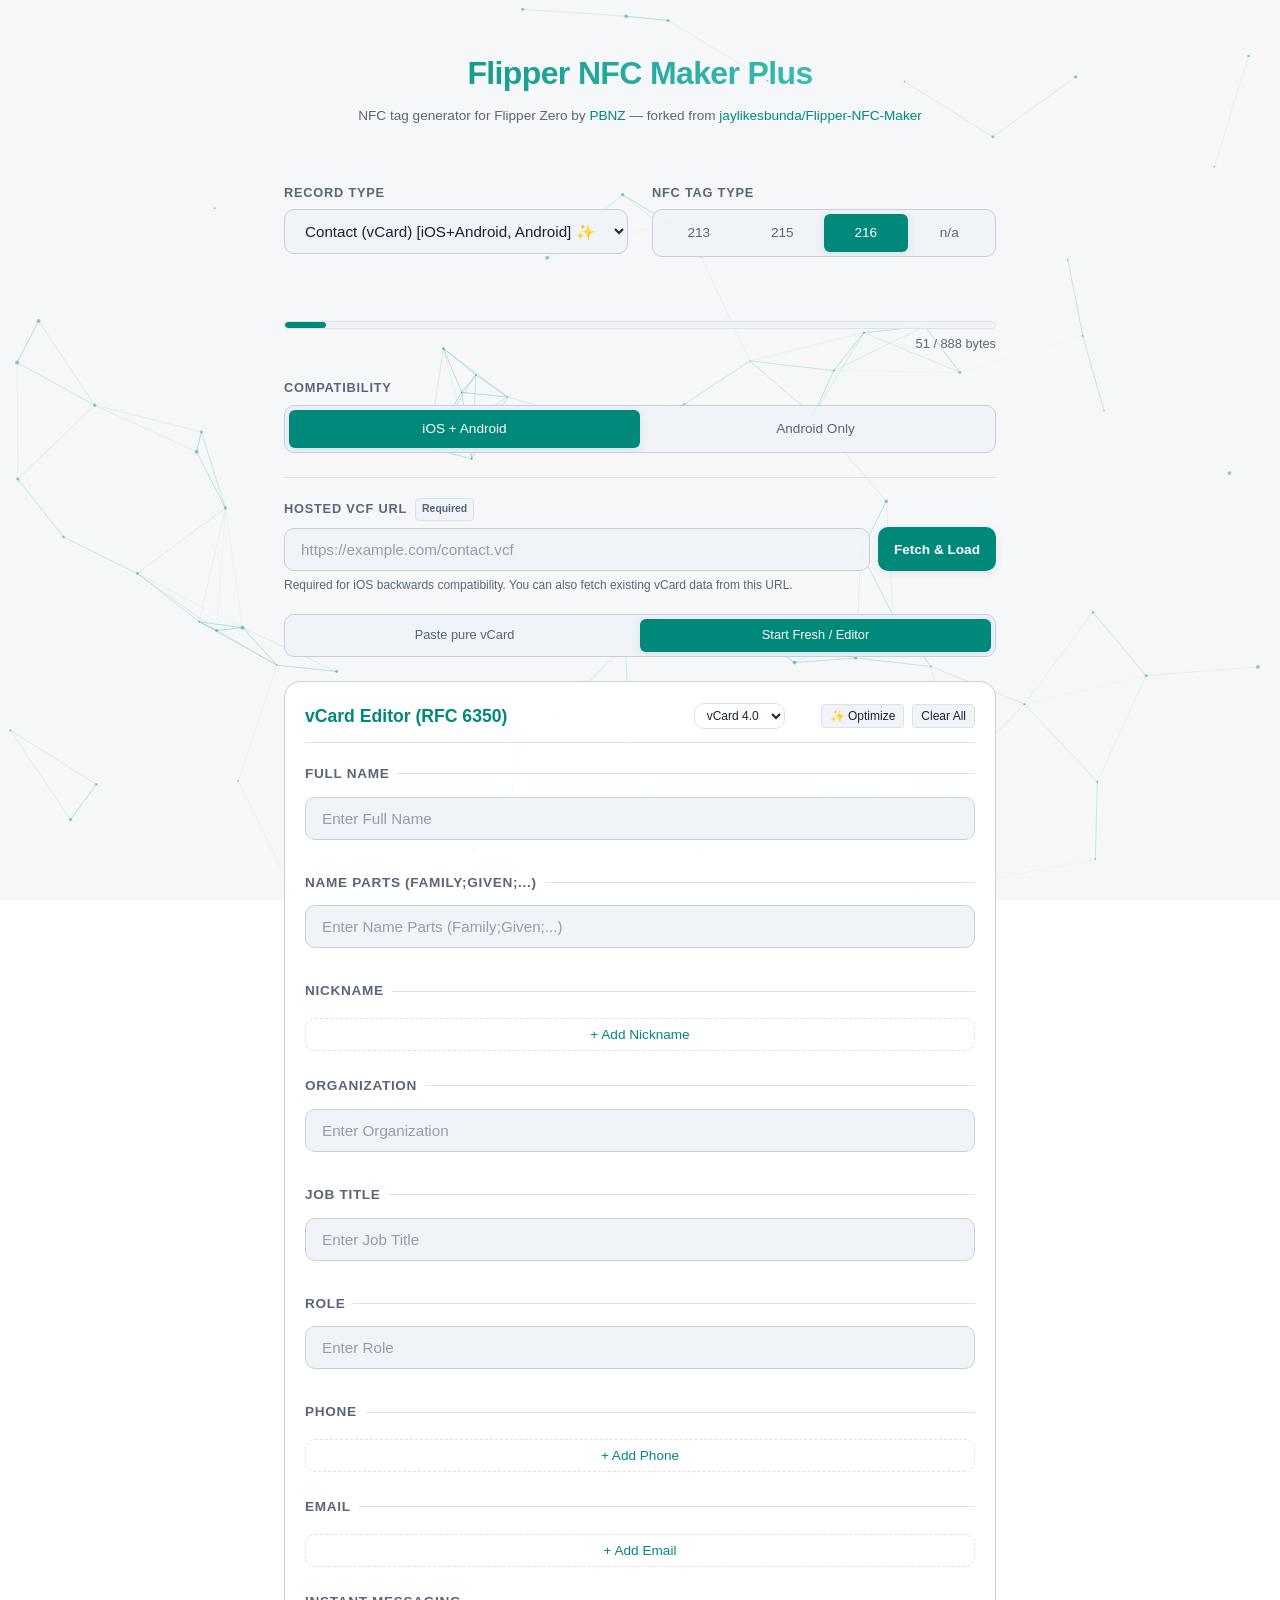
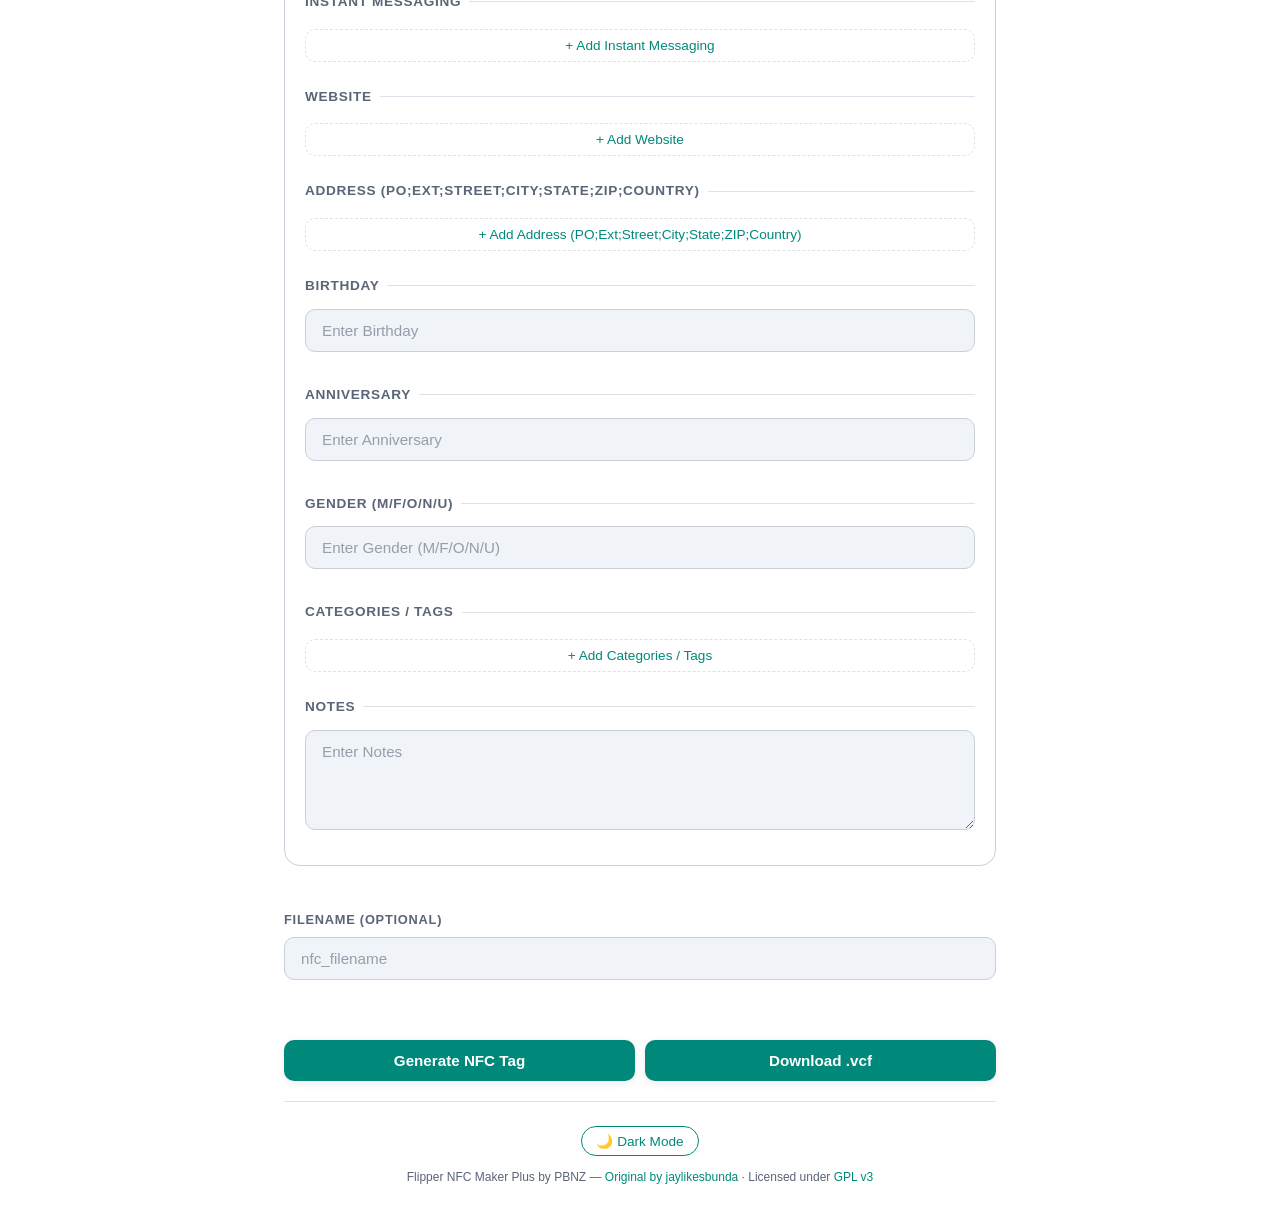
<file: src/index.html>
<!DOCTYPE html>
<!--
  Flipper NFC Maker Plus
  A fork of Flipper-NFC-Maker by jaylikesbunda.

  Original work Copyright (c) jaylikesbunda
  Modifications Copyright (c) PBNZ 2026

  Licensed under the GNU General Public License v3.
  See LICENSE file for details.
-->
<html lang="en">

<head>
    <meta charset="UTF-8">
    <meta name="viewport" content="width=device-width, initial-scale=1.0">
    <title>Flipper NFC Maker Plus — NFC Tag Generator</title>
    <meta name="description"
        content="Generate Flipper Zero .nfc tag files for URLs, contacts, Wi-Fi, business cards, and more. Supports NTAG213, NTAG215, and NTAG216.">
    <link rel="icon" type="image/svg+xml"
        href="data:image/svg+xml,%3Csvg xmlns='http://www.w3.org/2000/svg' viewBox='0 0 64 64'%3E%3Crect width='64' height='64' rx='12' fill='%230a1628'/%3E%3Cpath d='M32 44a12 12 0 1 1 0-24' fill='none' stroke='%2300b8a9' stroke-width='4' stroke-linecap='round'/%3E%3Cpath d='M32 38a6 6 0 1 1 0-12' fill='none' stroke='%2300b8a9' stroke-width='4' stroke-linecap='round'/%3E%3Ccircle cx='32' cy='32' r='2.5' fill='%2300b8a9'/%3E%3C/svg%3E">
    <link rel="stylesheet" href="css/styles.css">
</head>

<body>
    <canvas id="bgCanvas"></canvas>

    <div class="container">
        <!-- ============================================================
             HEADER / BRANDING
             ============================================================ -->
        <header class="app-header">
            <h1 class="app-title">Flipper NFC Maker Plus</h1>
            <p class="app-subtitle">
                NFC tag generator for Flipper Zero by <a href="https://github.com/PBNZ/Flipper-NFC-Maker-Plus"
                    target="_blank" rel="noopener">PBNZ</a> &mdash;
                forked from <a href="https://github.com/jaylikesbunda/Flipper-NFC-Maker" target="_blank"
                    rel="noopener">jaylikesbunda/Flipper-NFC-Maker</a>
            </p>
        </header>

        <!-- ============================================================
             MAIN CONTENT
             ============================================================ -->
        <main>
            <!-- Unified Options Grid: Record Type & Tag Type side-by-side on desktop -->
            <div class="options-grid">
                <!-- Record/Content Type Selection -->
                <div class="input-group">
                    <label for="tagType">Record Type</label>
                    <select id="tagType">
                        <option value="Contact">Contact (vCard) [iOS+Android, Android] ✨</option>
                        <option value="URL">URL [iOS, Android]</option>
                        <option value="Text">Plain Text [Android]</option>
                        <option value="Phone">Phone Number [iOS, Android]</option>
                        <option value="Email">Email [iOS, Android]</option>
                        <option value="WiFi">Wi-Fi Configuration [Android]</option>
                        <option value="Geo">Geo Location [iOS, Android]</option>
                        <option value="SMS">SMS Message [iOS, Android]</option>
                        <option value="LaunchApp">Launch Application [Android]</option>
                        <option value="CustomMIME">Custom MIME Type [Android]</option>
                        <option value="SocialMedia">Social Media Link [iOS, Android]</option>
                        <option value="FaceTime">FaceTime [iOS]</option>
                        <option value="FaceTimeAudio">FaceTime Audio [iOS]</option>
                        <option value="AppleMaps">Apple Maps [iOS]</option>
                        <option value="HomeKit">HomeKit Setup [iOS]</option>
                    </select>
                </div>

                <!-- NFC Tag Type (NTAG chip) Selection -->
                <div class="input-group">
                    <label>NFC Tag Type</label>
                    <div class="segmented-control" id="nfcTagTypeGroup">
                        <input type="radio" name="nfcTagType" id="tag_213" value="NTAG213">
                        <label for="tag_213">213</label>

                        <input type="radio" name="nfcTagType" id="tag_215" value="NTAG215">
                        <label for="tag_215">215</label>

                        <input type="radio" name="nfcTagType" id="tag_216" value="NTAG216" checked>
                        <label for="tag_216">216</label>

                        <input type="radio" name="nfcTagType" id="tag_vcard_edit" value="VCARD_EDIT">
                        <label for="tag_vcard_edit" title="vCard edit only">n/a</label>
                    </div>
                </div>
            </div>

            <!-- Global Capacity Bar -->
            <div class="capacity-section" id="globalCapacitySection" style="display: none;">
                <div class="capacity-bar-container">
                    <div id="globalCapacityBar" class="capacity-bar-fill"></div>
                </div>
                <div class="capacity-footer-text">
                    <span id="capacityWarning" class="capacity-warning"></span>
                    <span id="globalCapacityText" class="capacity-text">0 / 888 bytes</span>
                </div>
            </div>

            <!-- ========================================================
                 DYNAMIC INPUT FIELDS (standard tag types)
                 ======================================================== -->
            <div id="inputFields">
                <!-- FaceTime -->
                <div class="input-group data-field" data-type="FaceTime FaceTimeAudio">
                    <label for="facetimeInput">User Identifier (Email or Phone)</label>
                    <input id="facetimeInput" type="text" placeholder="user@example.com">
                </div>

                <!-- Apple Maps -->
                <div class="input-group data-field" data-type="AppleMaps">
                    <label for="addressInput">Address</label>
                    <input id="addressInput" type="text" placeholder="Apple Park, Cupertino, CA">
                </div>

                <!-- HomeKit -->
                <div class="input-group data-field" data-type="HomeKit">
                    <label for="homeKitCodeInput">HomeKit Code</label>
                    <input id="homeKitCodeInput" type="text" placeholder="12345678">
                </div>

                <!-- URL -->
                <div class="input-group data-field" data-type="URL SocialMedia">
                    <label for="urlInput">URL</label>
                    <input id="urlInput" type="text" placeholder="https://example.com">
                </div>

                <!-- Text -->
                <div class="input-group data-field" data-type="Text">
                    <label for="textInput">Text</label>
                    <textarea id="textInput" placeholder="Enter your text here"></textarea>
                </div>

                <!-- Phone -->
                <div class="input-group data-field" data-type="Phone">
                    <label for="phoneInput">Phone Number</label>
                    <input id="phoneInput" type="text" placeholder="+1234567890">
                </div>

                <!-- Email -->
                <div class="input-group data-field" data-type="Email">
                    <label for="emailInput">Email Address</label>
                    <input id="emailInput" type="email" placeholder="example@example.com">
                </div>

                <!-- Wi-Fi -->
                <div class="input-group data-field" data-type="WiFi">
                    <label for="ssidInput">Wi-Fi SSID</label>
                    <input id="ssidInput" type="text" placeholder="YourNetwork">
                </div>
                <div class="input-group data-field" data-type="WiFi">
                    <label for="passwordInput">Wi-Fi Password</label>
                    <input id="passwordInput" type="text" placeholder="YourPassword">
                </div>
                <div class="input-group data-field" data-type="WiFi">
                    <label for="authTypeSelect">Authentication Type</label>
                    <select id="authTypeSelect">
                        <option value="WPA">WPA/WPA2</option>
                        <option value="WEP">WEP</option>
                        <option value="NONE">None</option>
                    </select>
                </div>

                <!-- Contact (vCard) -->
                <div class="input-group data-field vcard-wizard-container" data-type="Contact">
                    <div class="vcard-compat-selector" id="vcardCompatContainer">
                        <label>Compatibility</label>
                        <div class="segmented-control mode-segment vcard-compat-segment">
                            <input type="radio" name="vcardCompatMode" id="compat_dual" value="dual" checked>
                            <label for="compat_dual">iOS + Android</label>

                            <input type="radio" name="vcardCompatMode" id="compat_single" value="single">
                            <label for="compat_single">Android Only</label>
                        </div>
                    </div>

                    <div id="vcardUrlGroup" class="input-group ios-compat-group">
                        <label for="vcardHostedUrlInput" class="ios-compat-label">Hosted VCF URL <span
                                class="badge required-badge">Required</span></label>
                        <div class="fetch-row">
                            <input id="vcardHostedUrlInput" type="url" placeholder="https://example.com/contact.vcf">
                            <button id="vcardFetchButton" class="btn btn-small"
                                title="Fetch vCard data from this URL into the editor">Fetch &amp; Load</button>
                        </div>
                        <p class="field-hint">Required for iOS backwards compatibility. You can also fetch existing
                            vCard data from this URL.</p>
                    </div>

                    <div class="vcard-wizard-mode-selector">
                        <div class="segmented-control mode-segment">
                            <input type="radio" name="vcardInputMode" id="mode_paste" value="paste">
                            <label for="mode_paste">Paste pure vCard</label>

                            <input type="radio" name="vcardInputMode" id="mode_scratch" value="scratch" checked>
                            <label for="mode_scratch">Start Fresh / Editor</label>
                        </div>
                    </div>

                    <!-- Mode: Paste -->
                    <div id="vcardModePaste" class="vcard-mode-panel hidden">
                        <div class="input-group">
                            <label for="vcardPasteTextarea">Raw vCard Data</label>
                            <textarea id="vcardPasteTextarea"
                                placeholder="BEGIN:VCARD&#10;VERSION:4.0&#10;...&#10;END:VCARD" rows="6"></textarea>
                        </div>
                        <button id="vcardProcessPasteBtn" class="btn btn-small">Load into Editor</button>
                    </div>

                    <!-- Mode: Scratch/Editor Form (RFC 6350) -->
                    <div id="vcardEditorForm" class="vcard-editor-form">
                        <div class="editor-header">
                            <h3>vCard Editor (RFC 6350)</h3>
                            <div class="editor-header-actions">
                                <select id="vcardVersionSelect" class="version-select" aria-label="vCard Version">
                                    <option value="4.0">vCard 4.0</option>
                                    <option value="3.0">vCard 3.0</option>
                                    <option value="2.1">vCard 2.1</option>
                                </select>
                                <span id="vcardCheckStatus" class="check-status"
                                    style="width: 20px; display: inline-block;"></span>
                                <button id="vcardOptimizeBtn" class="btn-tiny" title="Run size optimization pass">✨
                                    Optimize</button>
                                <button id="vcardUndoBtn" class="btn-tiny hidden"
                                    title="Undo last optimization">Undo</button>
                                <button id="vcardClearBtn" class="btn-tiny" title="Clear all fields">Clear All</button>
                            </div>
                        </div>

                        <div class="vcard-sections" id="vcardSectionsContainer">
                            <!-- Dynamic UI rendered by vCard Builder -->
                        </div>
                    </div>
                </div>

                <!-- Geo Location -->
                <div class="input-group data-field" data-type="Geo">
                    <label for="latitudeInput">Latitude</label>
                    <input id="latitudeInput" type="text" placeholder="37.7749">
                </div>
                <div class="input-group data-field" data-type="Geo">
                    <label for="longitudeInput">Longitude</label>
                    <input id="longitudeInput" type="text" placeholder="-122.4194">
                </div>

                <!-- SMS -->
                <div class="input-group data-field" data-type="SMS">
                    <label for="smsNumberInput">Phone Number</label>
                    <input id="smsNumberInput" type="text" placeholder="+1234567890">
                </div>
                <div class="input-group data-field" data-type="SMS">
                    <label for="smsBodyInput">Message Body</label>
                    <textarea id="smsBodyInput" placeholder="Hello World"></textarea>
                </div>

                <!-- Launch Application -->
                <div class="input-group data-field" data-type="LaunchApp">
                    <label for="packageNameInput">Package Name</label>
                    <input id="packageNameInput" type="text" placeholder="com.example.myapp">
                </div>

                <!-- Custom MIME -->
                <div class="input-group data-field" data-type="CustomMIME">
                    <label for="mimeTypeInput">MIME Type</label>
                    <input id="mimeTypeInput" type="text" placeholder="application/myapp">
                </div>
                <div class="input-group data-field" data-type="CustomMIME">
                    <label for="mimeDataInput">Data</label>
                    <textarea id="mimeDataInput" placeholder="Your custom data here"></textarea>
                </div>
            </div>

            <!-- Filename -->
            <div class="input-group" id="filenameGroup">
                <label for="filenameInput">Filename (optional)</label>
                <input id="filenameInput" type="text" placeholder="nfc_filename">
            </div>

            <!-- Generate Actions -->
            <div class="main-actions" style="display: flex; gap: 10px; margin-top: 1rem; margin-bottom: 20px;">
                <button id="generateButton" class="btn" style="flex: 1;">Generate NFC Tag</button>
                <button id="downloadVcfBtn" class="btn" style="display: none; flex: 1;"
                    title="Download the raw vCard file directly">Download .vcf</button>
            </div>


            <!-- Standard Output -->
            <div id="outputSection" class="hidden">
                <h2>Generated NFC Tag Data</h2>
                <pre id="nfcData"></pre>
                <button id="downloadButton" class="btn">Download .nfc File</button>
            </div>
        </main>

        <!-- ============================================================
             FOOTER
             ============================================================ -->
        <footer class="app-footer">
            <button id="themeToggle" class="theme-toggle">☀️ Light Mode</button>
            <p class="footer-credit">
                Flipper NFC Maker Plus by PBNZ &mdash;
                <a href="https://github.com/jaylikesbunda/Flipper-NFC-Maker" target="_blank" rel="noopener">Original by
                    jaylikesbunda</a>
                &middot; Licensed under <a href="../LICENSE">GPL v3</a>
            </p>
        </footer>
    </div>

    <!-- WebSerial Not Available Modal -->
    <div class="modal-overlay" id="webSerialModal">
        <div class="modal-content">
            <div class="modal-header">
                <h2>Can't Connect to Flipper</h2>
            </div>
            <div class="modal-body">
                <p>WebSerial connection is not available because:</p>
                <ul>
                    <li>You're using a mobile device, or</li>
                    <li>Your browser doesn't support WebSerial</li>
                </ul>
                <p>To connect to your Flipper, please use Chrome on a desktop computer.</p>
            </div>
            <div class="modal-footer">
                <button class="modal-close">Got it!</button>
            </div>
        </div>
    </div>

    <!-- Scripts — order matters (no modules, file:// compatible) -->
    <script src="js/nfc-generator.js"></script>
    <script src="js/vcard-parser.js"></script>
    <script src="js/background.js"></script>
    <script src="js/serial.js"></script>
    <script src="js/app.js"></script>
</body>

</html>
</file>
<file: src/css/styles.css>
/**
 * styles.css — Flipper NFC Maker Plus
 *
 * Visual refresh with navy + teal colour scheme.
 * Supports dark and light themes via [data-theme] attribute on <html>.
 * Uses system font stack only — no external font dependencies.
 *
 * Original work Copyright (c) jaylikesbunda
 * Modifications Copyright (c) PBNZ 2026
 * Licensed under GNU GPL v3.
 */

/* ============================================================================
 * SECTION: Design Tokens
 * ========================================================================= */

:root {
    /* System font stack — fast, file://-compatible, no external downloads */
    --font-family: -apple-system, BlinkMacSystemFont, 'Segoe UI', Roboto, Oxygen,
        Ubuntu, Cantarell, 'Fira Sans', 'Droid Sans', 'Helvetica Neue',
        sans-serif;
    --font-mono: 'SF Mono', 'Cascadia Code', 'Fira Code', Consolas, 'Courier New', monospace;

    --transition-speed: 0.25s;
    --container-padding: 24px;
    --input-padding: 12px 16px;
    --button-padding: 12px 24px;
    --radius: 10px;
    --radius-lg: 16px;
}

/* --- Dark theme (default) --- */
[data-theme="dark"] {
    --primary: #00b8a9;
    --primary-hover: #00d4c3;
    --primary-glow: rgba(0, 184, 169, 0.25);
    --bg: #0f1729;
    --bg-surface: rgba(22, 33, 62, 0.92);
    --bg-input: rgba(30, 42, 72, 0.9);
    --text: #e8ecf1;
    --text-secondary: #8e99a4;
    --border: #243049;
    --input-border: #2e4063;
    --shadow: 0 4px 12px rgba(0, 0, 0, 0.3);
    --shadow-lg: 0 8px 24px rgba(0, 0, 0, 0.4);
    --accent-warn: #ff6b6b;
    --accent-success: #00e676;
    --capacity-ok: #00b8a9;
    --capacity-over: #ff6b6b;
}

/* --- Light theme --- */
[data-theme="light"] {
    --primary: #00897b;
    --primary-hover: #00695c;
    --primary-glow: rgba(0, 137, 123, 0.15);
    --bg: #f5f7fa;
    --bg-surface: rgba(255, 255, 255, 0.95);
    --bg-input: rgba(240, 243, 248, 0.95);
    --text: #1a2332;
    --text-secondary: #5a6577;
    --border: #dde2ea;
    --input-border: #c8cfd8;
    --shadow: 0 2px 8px rgba(0, 0, 0, 0.08);
    --shadow-lg: 0 4px 16px rgba(0, 0, 0, 0.12);
    --accent-warn: #e53935;
    --accent-success: #2e7d32;
    --capacity-ok: #00897b;
    --capacity-over: #e53935;
}

/* System preference auto-detection (when no explicit data-theme set) */
@media (prefers-color-scheme: light) {
    :root:not([data-theme]) {
        --primary: #00897b;
        --primary-hover: #00695c;
        --primary-glow: rgba(0, 137, 123, 0.15);
        --bg: #f5f7fa;
        --bg-surface: rgba(255, 255, 255, 0.95);
        --bg-input: rgba(240, 243, 248, 0.95);
        --text: #1a2332;
        --text-secondary: #5a6577;
        --border: #dde2ea;
        --input-border: #c8cfd8;
        --shadow: 0 2px 8px rgba(0, 0, 0, 0.08);
        --shadow-lg: 0 4px 16px rgba(0, 0, 0, 0.12);
        --accent-warn: #e53935;
        --accent-success: #2e7d32;
        --capacity-ok: #00897b;
        --capacity-over: #e53935;
    }
}

@media (prefers-color-scheme: dark) {
    :root:not([data-theme]) {
        --primary: #00b8a9;
        --primary-hover: #00d4c3;
        --primary-glow: rgba(0, 184, 169, 0.25);
        --bg: #0f1729;
        --bg-surface: rgba(22, 33, 62, 0.92);
        --bg-input: rgba(30, 42, 72, 0.9);
        --text: #e8ecf1;
        --text-secondary: #8e99a4;
        --border: #243049;
        --input-border: #2e4063;
        --shadow: 0 4px 12px rgba(0, 0, 0, 0.3);
        --shadow-lg: 0 8px 24px rgba(0, 0, 0, 0.4);
        --accent-warn: #ff6b6b;
        --accent-success: #00e676;
        --capacity-ok: #00b8a9;
        --capacity-over: #ff6b6b;
    }
}

/* ============================================================================
 * SECTION: Reset & Base
 * ========================================================================= */

*,
*::before,
*::after {
    box-sizing: border-box;
    margin: 0;
    padding: 0;
}

body {
    font-family: var(--font-family);
    color: var(--text);
    line-height: 1.6;
    -webkit-font-smoothing: antialiased;
    -moz-osx-font-smoothing: grayscale;
    transition: color var(--transition-speed), background-color var(--transition-speed);
}

#bgCanvas {
    position: fixed;
    top: 0;
    left: 0;
    width: 100%;
    height: 100%;
    z-index: -1;
}

/* ============================================================================
 * SECTION: Layout
 * ========================================================================= */

.container {
    max-width: 760px;
    margin: 0 auto;
    padding: var(--container-padding);
    display: flex;
    flex-direction: column;
    min-height: 100vh;
}

/* ============================================================================
 * SECTION: Header & Branding
 * ========================================================================= */

.app-header {
    text-align: center;
    margin-bottom: 2rem;
    padding: 1.5rem 0;
}

.app-title {
    font-size: 2rem;
    font-weight: 700;
    background: linear-gradient(135deg, var(--primary), #4ecdc4);
    -webkit-background-clip: text;
    -webkit-text-fill-color: transparent;
    background-clip: text;
    margin-bottom: 0.35rem;
    letter-spacing: -0.02em;
}

.app-subtitle {
    font-size: 0.85rem;
    color: var(--text-secondary);
    font-weight: 400;
}

.app-subtitle a {
    color: var(--primary);
    text-decoration: none;
    transition: opacity var(--transition-speed);
}

.app-subtitle a:hover {
    opacity: 0.8;
    text-decoration: underline;
}

/* ============================================================================
 * SECTION: Main Content
 * ========================================================================= */

main {
    flex: 1;
    display: flex;
    flex-direction: column;
    gap: 1.5rem;
}

/* ============================================================================
 * SECTION: Form Controls
 * ========================================================================= */

/* --- Options Grid --- */
.options-grid {
    display: grid;
    grid-template-columns: 1fr;
    gap: 1.25rem;
    margin-bottom: 1.25rem;
}

@media screen and (min-width: 600px) {
    .options-grid {
        grid-template-columns: 1fr 1fr;
        gap: 1.5rem;
    }

    .options-grid .input-group {
        margin-bottom: 0;
    }
}

/* --- Segmented Control --- */
.segmented-control {
    display: flex;
    background-color: var(--bg-input);
    border: 1px solid var(--input-border);
    border-radius: var(--radius);
    padding: 4px;
    overflow: hidden;
}

.segmented-control input[type="radio"] {
    display: none;
}

.segmented-control label {
    flex: 1;
    text-align: center;
    padding: 8px 12px;
    margin-bottom: 0;
    font-size: 0.85rem;
    font-weight: 500;
    color: var(--text-secondary);
    cursor: pointer;
    border-radius: calc(var(--radius) - 4px);
    transition: all var(--transition-speed);
    text-transform: none;
    letter-spacing: normal;
}

.segmented-control input[type="radio"]:checked+label {
    background-color: var(--primary);
    color: #fff;
    box-shadow: 0 2px 8px var(--primary-glow);
}

.segmented-control input[type="radio"]:disabled+label {
    opacity: 0.4;
    cursor: not-allowed;
}

.input-group {
    margin-bottom: 1.25rem;
}

label {
    display: block;
    margin-bottom: 0.4rem;
    font-size: 0.8rem;
    font-weight: 600;
    color: var(--text-secondary);
    text-transform: uppercase;
    letter-spacing: 0.06em;
}

input,
select,
textarea {
    width: 100%;
    padding: var(--input-padding);
    background-color: var(--bg-input);
    border: 1px solid var(--input-border);
    border-radius: var(--radius);
    color: var(--text);
    font-size: 0.95rem;
    font-family: var(--font-family);
    transition: border-color var(--transition-speed),
        box-shadow var(--transition-speed),
        background-color var(--transition-speed);
}

input::placeholder,
textarea::placeholder {
    color: var(--text-secondary);
    opacity: 0.6;
}

input:focus,
select:focus,
textarea:focus {
    border-color: var(--primary);
    box-shadow: 0 0 0 3px var(--primary-glow);
    outline: none;
}

textarea {
    min-height: 100px;
    resize: vertical;
}

/* ============================================================================
 * SECTION: vCard Wizard
 * ========================================================================= */

.vcard-wizard-mode-selector {
    margin-bottom: 1.5rem;
}

.vcard-wizard-mode-selector .mode-segment label {
    font-size: 0.8rem;
    padding: 6px 10px;
}

.vcard-mode-panel {
    animation: fadeIn var(--transition-speed);
}

@keyframes fadeIn {
    from {
        opacity: 0;
        transform: translateY(-4px);
    }

    to {
        opacity: 1;
        transform: translateY(0);
    }
}

.vcard-editor-form {
    background-color: var(--bg-surface);
    border: 1px solid var(--input-border);
    border-radius: var(--radius-lg);
    padding: 1.25rem;
    margin-top: 1rem;
}

.editor-header {
    display: flex;
    justify-content: space-between;
    align-items: center;
    margin-bottom: 1.25rem;
    padding-bottom: 0.75rem;
    border-bottom: 1px solid var(--border);
}

.editor-header h3 {
    font-size: 1.1rem;
    color: var(--primary);
    margin: 0;
}

.editor-header-actions {
    display: flex;
    gap: 0.5rem;
    align-items: center;
}

.version-select {
    padding: 4px 8px;
    font-size: 0.75rem;
    width: auto;
    background-color: transparent;
    border: 1px solid var(--border);
    color: var(--text);
}

.version-select option {
    background-color: var(--bg-input);
    color: var(--text);
}

.btn-tiny {
    background-color: var(--bg-input);
    color: var(--text);
    border: 1px solid var(--border);
    border-radius: 4px;
    padding: 4px 8px;
    font-size: 0.75rem;
    cursor: pointer;
    transition: all 0.2s;
    display: flex;
    align-items: center;
    gap: 4px;
}

.btn-tiny:hover {
    background-color: var(--primary);
    color: #fff;
    border-color: var(--primary);
}

.vcard-wizard-mode-selector {
    margin-top: 1rem;
}

.vcard-sections {
    display: flex;
    flex-direction: column;
    gap: 1.5rem;
}

.vcard-section-title {
    font-size: 0.85rem;
    font-weight: 600;
    color: var(--text-secondary);
    text-transform: uppercase;
    letter-spacing: 0.05em;
    margin-bottom: 0.75rem;
    display: flex;
    align-items: center;
    gap: 8px;
}

.vcard-section-title::after {
    content: '';
    flex: 1;
    height: 1px;
    background-color: var(--border);
}

.vcard-prop-row {
    display: flex;
    gap: 0.5rem;
    margin-bottom: 0.5rem;
    align-items: flex-start;
}

.vcard-prop-row .input-group {
    margin-bottom: 0;
    flex: 1;
}

.vcard-prop-row.prop-changed {
    border-left: 3px solid var(--accent-success, #00e676);
    padding-left: 8px;
    background-color: rgba(0, 230, 118, 0.06);
    border-radius: var(--radius);
    transition: all 0.3s ease;
}

.vcard-prop-row.prop-readonly {
    opacity: 0.85;
    background-color: rgba(128, 128, 128, 0.05);
    border: 1px dashed var(--border);
    border-radius: var(--radius);
    padding: 6px 8px;
}

.prop-key-label {
    background-color: var(--bg-input);
    border: 1px solid var(--border);
    border-radius: 4px;
    padding: 4px 8px;
    font-size: 0.7rem;
    font-weight: 600;
    color: var(--text-secondary);
    text-transform: uppercase;
    letter-spacing: 0.04em;
    flex-shrink: 0;
    align-self: center;
    min-width: 60px;
    text-align: center;
}

.readonly-value {
    opacity: 0.7;
    cursor: not-allowed;
    resize: none;
    font-family: monospace;
    font-size: 0.8rem;
}

.passthrough-hint {
    margin-bottom: 0.75rem;
    font-style: italic;
}

.input-invalid {
    border-color: var(--accent-warn, #ff5252) !important;
}

.prop-validation-error {
    color: var(--accent-warn, #ff5252);
    font-size: 0.75rem;
    margin-top: 3px;
    line-height: 1.3;
}

.prop-type-select {
    width: 140px;
    flex-shrink: 0;
    background-color: var(--bg-input);
    color: var(--text);
}

.prop-type-select[multiple] {
    height: auto;
    min-height: 70px;
    padding: 0;
    border-radius: var(--radius);
}

.prop-type-select[multiple] option {
    padding: 4px 8px;
}

.btn-icon {
    background: transparent;
    border: 1px solid var(--border);
    color: var(--text-secondary);
    width: 38px;
    height: 38px;
    border-radius: var(--radius);
    display: flex;
    align-items: center;
    justify-content: center;
    cursor: pointer;
    transition: all 0.2s;
    flex-shrink: 0;
    padding: 0;
}

.btn-icon:hover {
    color: var(--accent-warn);
    border-color: var(--accent-warn);
    background-color: rgba(255, 107, 107, 0.1);
}

.btn-add-prop {
    background: transparent;
    border: 1px dashed var(--border);
    color: var(--primary);
    width: 100%;
    padding: 8px;
    border-radius: var(--radius);
    cursor: pointer;
    font-size: 0.85rem;
    transition: all 0.2s;
    margin-top: 0.25rem;
}

.btn-add-prop:hover {
    border-color: var(--primary);
    background-color: var(--primary-glow);
}

.ios-compat-group {
    margin-top: 1.5rem;
    padding-top: 1.25rem;
    border-top: 1px solid var(--border);
}

.ios-compat-label {
    display: flex;
    align-items: center;
    gap: 8px;
}

.badge {
    background-color: var(--bg-input);
    border: 1px solid var(--border);
    padding: 2px 6px;
    border-radius: 4px;
    font-size: 0.65rem;
    color: var(--text-secondary);
    text-transform: none;
    letter-spacing: normal;
}

.field-hint {
    font-size: 0.75rem;
    color: var(--text-secondary);
    margin-top: 0.4rem;
    line-height: 1.4;
    text-transform: none;
    letter-spacing: normal;
}


/* ============================================================================
 * SECTION: Buttons
 * ========================================================================= */

.btn {
    display: inline-block;
    padding: var(--button-padding);
    background-color: var(--primary);
    color: #fff;
    border: none;
    border-radius: var(--radius);
    font-size: 0.95rem;
    font-weight: 600;
    font-family: var(--font-family);
    cursor: pointer;
    text-align: center;
    transition: background-color var(--transition-speed),
        transform 0.15s,
        box-shadow var(--transition-speed);
    box-shadow: var(--shadow);
}

.btn:hover {
    background-color: var(--primary-hover);
    transform: translateY(-1px);
    box-shadow: 0 6px 16px var(--primary-glow);
}

.btn:active {
    transform: translateY(0);
}

.btn:disabled {
    opacity: 0.5;
    cursor: not-allowed;
    transform: none;
}

.btn-secondary {
    background-color: transparent;
    border: 1px solid var(--primary);
    color: var(--primary);
}

.btn-secondary:hover {
    background-color: var(--primary);
    color: #fff;
}

.btn-small {
    padding: 8px 16px;
    font-size: 0.85rem;
}

#generateButton {
    width: 100%;
}

.button-group {
    display: flex;
    gap: 0.75rem;
    margin-top: 1.25rem;
}

.button-group .btn {
    flex: 1;
}

.btn.sending {
    opacity: 0.6;
    cursor: wait;
}

/* ============================================================================
 * SECTION: Output Section
 * ========================================================================= */

#outputSection,
#bcOutputSection {
    margin-top: 2rem;
    background-color: var(--bg-surface);
    padding: 1.5rem;
    border-radius: var(--radius-lg);
    box-shadow: var(--shadow-lg);
    border: 1px solid var(--border);
    transition: background-color var(--transition-speed);
}

#outputSection h2,
#bcOutputSection h2 {
    font-size: 1.4rem;
    font-weight: 600;
    color: var(--primary);
    margin-bottom: 1rem;
}

#nfcData,
.nfc-data-output {
    background-color: var(--bg-input);
    padding: 1.25rem;
    border-radius: var(--radius);
    font-family: var(--font-mono);
    font-size: 0.8rem;
    color: var(--text);
    white-space: pre-wrap;
    word-break: break-word;
    max-height: 350px;
    overflow-y: auto;
    border: 1px solid var(--border);
    line-height: 1.5;
}

/* ============================================================================
 * SECTION: iOS Business Card Panel
 * ========================================================================= */

#businessCardSection {
    background-color: var(--bg-surface);
    border: 1px solid var(--border);
    border-radius: var(--radius-lg);
    padding: 1.5rem;
    margin-top: 0.5rem;
}

.section-title {
    font-size: 1.15rem;
    font-weight: 600;
    color: var(--primary);
    margin-bottom: 0.3rem;
}

.section-description {
    font-size: 0.85rem;
    color: var(--text-secondary);
    margin-bottom: 1.25rem;
    line-height: 1.5;
}

.fetch-row {
    display: flex;
    gap: 0.5rem;
    align-items: flex-end;
}

.fetch-row .input-group {
    flex: 1;
    margin-bottom: 0;
}

.fetch-row .btn {
    height: 44px;
    white-space: nowrap;
}

.paste-area {
    margin-top: 1rem;
    border-top: 1px solid var(--border);
    padding-top: 1rem;
}

.paste-hint {
    font-size: 0.85rem;
    color: var(--text-secondary);
    margin-bottom: 0.5rem;
}

/* --- vCard Preview --- */

.vcard-preview {
    margin-top: 1.25rem;
    background-color: var(--bg-input);
    border: 1px solid var(--border);
    border-radius: var(--radius);
    padding: 1rem;
}

.vcard-preview-fields {
    display: grid;
    grid-template-columns: 1fr;
    gap: 0.5rem;
}

.vcard-field {
    display: flex;
    gap: 0.75rem;
    padding: 0.4rem 0;
    border-bottom: 1px solid var(--border);
}

.vcard-field:last-child {
    border-bottom: none;
}

.vcard-label {
    font-size: 0.75rem;
    font-weight: 600;
    color: var(--text-secondary);
    text-transform: uppercase;
    min-width: 80px;
    flex-shrink: 0;
}

.vcard-value {
    font-size: 0.9rem;
    color: var(--text);
    word-break: break-word;
}

.vcard-preview-empty {
    text-align: center;
    color: var(--text-secondary);
    font-style: italic;
    padding: 1rem;
}

/* --- Capacity Bar --- */

.capacity-section {
    margin-top: 1.25rem;
}

.capacity-bar-container {
    height: 8px;
    background-color: var(--bg-input);
    border-radius: 4px;
    overflow: hidden;
    border: 1px solid var(--border);
    margin-bottom: 0.3rem;
}

.capacity-bar-fill {
    height: 100%;
    background-color: var(--capacity-ok);
    border-radius: 4px;
    transition: width 0.3s ease, background-color 0.3s ease;
    width: 0%;
}

.capacity-bar-fill.over-capacity {
    background-color: var(--capacity-over);
}

.capacity-footer-text {
    display: flex;
    justify-content: flex-end;
    align-items: center;
}

.capacity-footer-text.has-warning {
    justify-content: space-between;
}

.capacity-text {
    font-size: 0.8rem;
    color: var(--text-secondary);
}

.capacity-warning {
    font-size: 0.8rem;
    color: var(--accent-warn);
    font-weight: 500;
}

.tag-recommendation {
    font-size: 0.8rem;
    color: var(--primary);
    margin-bottom: 0.5rem;
    font-style: italic;
}

/* ============================================================================
 * SECTION: Send Status
 * ========================================================================= */

.send-status {
    margin-top: 0.5rem;
    text-align: center;
    font-size: 0.85rem;
    color: var(--text-secondary);
}

.send-status.error {
    color: var(--accent-warn);
}

.send-status.success {
    color: var(--accent-success);
}

/* ============================================================================
 * SECTION: Modals
 * ========================================================================= */

.modal-overlay {
    position: fixed;
    top: 0;
    left: 0;
    right: 0;
    bottom: 0;
    background-color: rgba(0, 0, 0, 0.8);
    display: flex;
    justify-content: center;
    align-items: center;
    z-index: 1000;
    opacity: 0;
    visibility: hidden;
    transition: all 0.3s cubic-bezier(0.4, 0, 0.2, 1);
    backdrop-filter: blur(4px);
}

.modal-overlay.active {
    opacity: 1;
    visibility: visible;
}

.modal-content {
    background-color: var(--bg-surface);
    padding: 2rem;
    border-radius: var(--radius-lg);
    max-width: 90%;
    width: 380px;
    position: relative;
    transform: scale(0.95) translateY(16px);
    opacity: 0;
    transition: all 0.3s cubic-bezier(0.4, 0, 0.2, 1);
    box-shadow: var(--shadow-lg);
    border: 1px solid var(--border);
}

.modal-overlay.active .modal-content {
    transform: scale(1) translateY(0);
    opacity: 1;
}

.modal-header {
    margin-bottom: 1.25rem;
    text-align: center;
}

.modal-header h2 {
    color: var(--primary);
    font-size: 1.3rem;
    font-weight: 600;
}

.modal-body {
    color: var(--text);
    line-height: 1.6;
    margin-bottom: 1.25rem;
    font-size: 0.9rem;
    text-align: center;
}

.modal-body ul {
    margin: 0.75rem 0;
    padding-left: 0;
    list-style: none;
}

.modal-body li {
    margin-bottom: 0.4rem;
}

.modal-footer {
    display: flex;
    justify-content: center;
}

.modal-close {
    background-color: var(--primary);
    color: #fff;
    padding: 10px 24px;
    border-radius: 20px;
    border: none;
    cursor: pointer;
    font-size: 0.9rem;
    font-weight: 500;
    font-family: var(--font-family);
    transition: all 0.2s ease;
    min-width: 120px;
}

.modal-close:hover {
    transform: translateY(-1px);
    box-shadow: 0 4px 12px var(--primary-glow);
    background-color: var(--primary-hover);
}

/* ============================================================================
 * SECTION: Footer
 * ========================================================================= */

.app-footer {
    text-align: center;
    padding: 1.5rem 0 1rem;
    margin-top: auto;
    border-top: 1px solid var(--border);
}

.app-footer .theme-toggle {
    background-color: transparent;
    border: 1px solid var(--primary);
    color: var(--primary);
    padding: 6px 14px;
    font-size: 0.85rem;
    font-family: var(--font-family);
    border-radius: 20px;
    cursor: pointer;
    transition: background-color var(--transition-speed), color var(--transition-speed);
    margin-bottom: 0.75rem;
}

.app-footer .theme-toggle:hover {
    background-color: var(--primary);
    color: #fff;
}

.footer-credit {
    font-size: 0.75rem;
    color: var(--text-secondary);
    line-height: 1.6;
}

.footer-credit a {
    color: var(--primary);
    text-decoration: none;
}

.footer-credit a:hover {
    text-decoration: underline;
}

/* ============================================================================
 * SECTION: Utility Classes
 * ========================================================================= */

.hidden {
    display: none !important;
}

/* ============================================================================
 * SECTION: Responsive
 * ========================================================================= */

@media screen and (max-width: 768px) {
    .container {
        padding: 16px;
    }

    .app-title {
        font-size: 1.6rem;
    }

    .input-group {
        margin-bottom: 1rem;
    }

    input,
    select,
    textarea {
        padding: 10px 14px;
    }

    .fetch-row {
        flex-direction: column;
    }

    .fetch-row .btn {
        width: 100%;
        height: auto;
    }

    #outputSection,
    #bcOutputSection {
        padding: 1rem;
    }

    .button-group {
        flex-direction: column;
    }
}

@media screen and (max-width: 480px) {
    .app-title {
        font-size: 1.4rem;
    }

    label {
        font-size: 0.75rem;
    }

    input,
    select,
    textarea {
        padding: 8px 12px;
        font-size: 0.9rem;
    }

    .btn {
        padding: 10px 18px;
        font-size: 0.9rem;
    }

    #outputSection h2,
    #bcOutputSection h2 {
        font-size: 1.2rem;
    }

    #nfcData,
    .nfc-data-output {
        font-size: 0.75rem;
        padding: 0.75rem;
    }

    .modal-content {
        padding: 1.25rem;
        width: 90%;
    }
}
</file>
